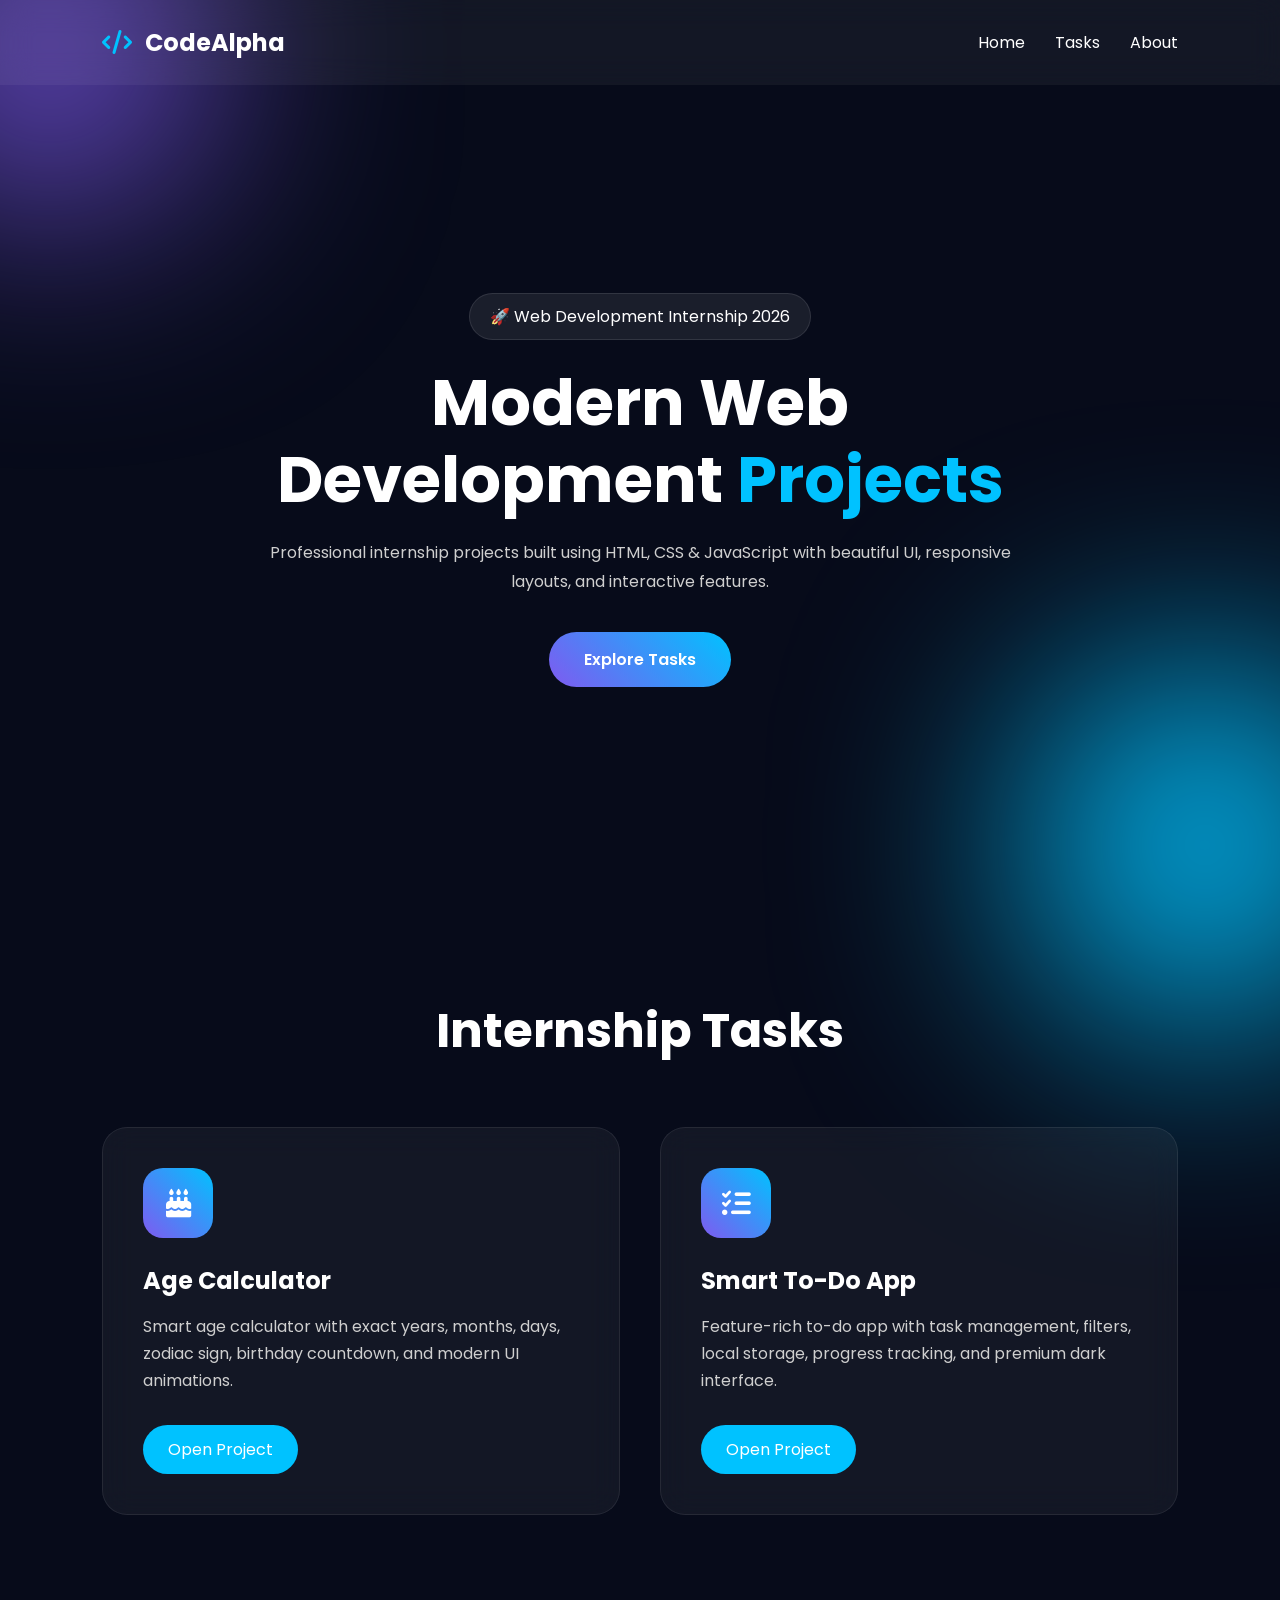
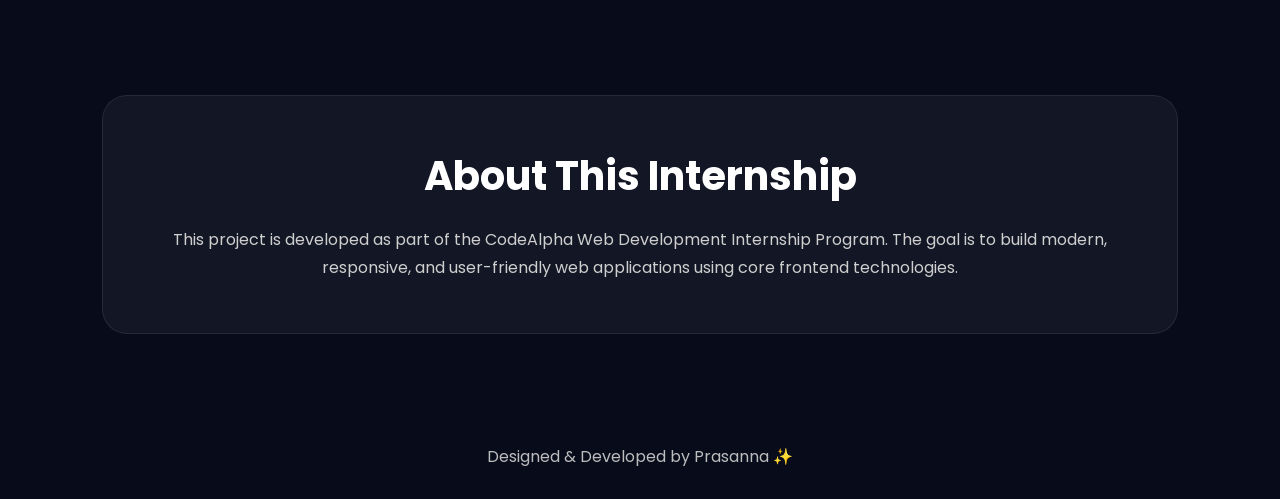
<file: index.html>
<!DOCTYPE html>
<html lang="en">
<head>
  <meta charset="UTF-8" />
  <meta name="viewport" content="width=device-width, initial-scale=1.0"/>

  <title>CodeAlpha Web Internship</title>

  <!-- CSS -->
  <link rel="stylesheet" href="style.css"/>

  <!-- Google Font -->
  <link rel="preconnect" href="https://fonts.googleapis.com">
  <link href="https://fonts.googleapis.com/css2?family=Poppins:wght@300;400;500;600;700&display=swap" rel="stylesheet">

  <!-- Font Awesome -->
  <link rel="stylesheet"
  href="https://cdnjs.cloudflare.com/ajax/libs/font-awesome/6.5.1/css/all.min.css"/>

</head>

<body>

  <!-- Background Blur -->
  <div class="blur-circle one"></div>
  <div class="blur-circle two"></div>

  <!-- NAVBAR -->
  <nav class="navbar">
    <div class="logo">
      <i class="fa-solid fa-code"></i>
      CodeAlpha
    </div>

    <ul class="nav-links">
      <li><a href="#">Home</a></li>
      <li><a href="#tasks">Tasks</a></li>
      <li><a href="#about">About</a></li>
    </ul>
  </nav>

  <!-- HERO SECTION -->
  <section class="hero">

    <div class="hero-content">

      <span class="badge">
        🚀 Web Development Internship 2026
      </span>

      <h1>
        Modern Web Development
        <span>Projects</span>
      </h1>

      <p>
        Professional internship projects built using
        HTML, CSS & JavaScript with beautiful UI,
        responsive layouts, and interactive features.
      </p>

      <a href="#tasks" class="hero-btn">
        Explore Tasks
      </a>

    </div>

  </section>

  <!-- TASK SECTION -->
  <section class="tasks-section" id="tasks">

    <h2 class="section-title">
      Internship Tasks
    </h2>

    <div class="task-container">

      <!-- CARD 1 -->
      <div class="task-card">

        <div class="task-icon">
          <i class="fa-solid fa-cake-candles"></i>
        </div>

        <h3>Age Calculator</h3>

        <p>
          Smart age calculator with exact years,
          months, days, zodiac sign, birthday countdown,
          and modern UI animations.
        </p>

        <a href="age-calculator/age.html" class="task-btn">
          Open Project
        </a>

      </div>

      <!-- CARD 2 -->
      <div class="task-card">

        <div class="task-icon">
          <i class="fa-solid fa-list-check"></i>
        </div>

        <h3>Smart To-Do App</h3>

        <p>
          Feature-rich to-do app with task management,
          filters, local storage, progress tracking,
          and premium dark interface.
        </p>

        <a href="todo-app/todo.html" class="task-btn">
          Open Project
        </a>

      </div>

    </div>

  </section>

  <!-- ABOUT -->
  <section class="about-section" id="about">

    <div class="about-box">

      <h2>About This Internship</h2>

      <p>
        This project is developed as part of the
        CodeAlpha Web Development Internship Program.
        The goal is to build modern, responsive,
        and user-friendly web applications using
        core frontend technologies.
      </p>

    </div>

  </section>

  <!-- FOOTER -->
  <footer>

    <p>
      Designed & Developed by Prasanna ✨
    </p>

  </footer>

  <script src="script.js"></script>

</body>
</html>
</file>
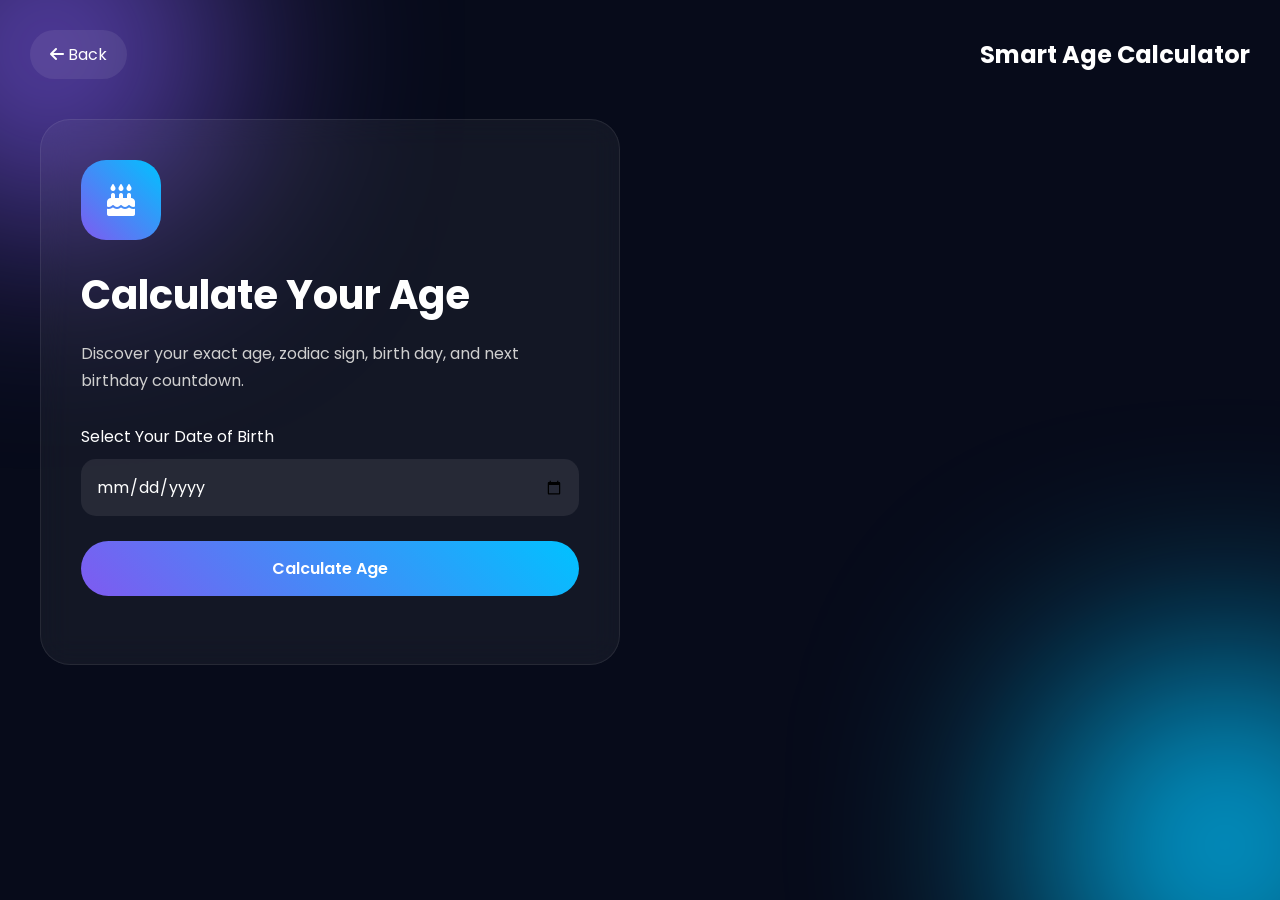
<file: age-calculator/age.html>
<!DOCTYPE html>
<html lang="en">

<head>
  <meta charset="UTF-8">
  <meta name="viewport" content="width=device-width, initial-scale=1.0">

  <title>Smart Age Calculator</title>

  <link rel="stylesheet" href="age.css">

  <!-- Google Font -->
  <link rel="preconnect" href="https://fonts.googleapis.com">
  <link href="https://fonts.googleapis.com/css2?family=Poppins:wght@300;400;500;600;700&display=swap" rel="stylesheet">

  <!-- Font Awesome -->
  <link rel="stylesheet"
  href="https://cdnjs.cloudflare.com/ajax/libs/font-awesome/6.5.1/css/all.min.css">

</head>

<body>

  <!-- BACKGROUND -->
  <div class="blur one"></div>
  <div class="blur two"></div>

  <!-- NAVBAR -->
  <nav>

    <a href="../index.html" class="back-btn">
      <i class="fa-solid fa-arrow-left"></i>
      Back
    </a>

    <h2>Smart Age Calculator</h2>

  </nav>

  <!-- MAIN -->
  <div class="container">

    <div class="calculator-card">

      <div class="icon-box">
        <i class="fa-solid fa-cake-candles"></i>
      </div>

      <h1>Calculate Your Age</h1>

      <p>
        Discover your exact age, zodiac sign,
        birth day, and next birthday countdown.
      </p>

      <!-- INPUT -->
      <div class="input-box">

        <label>Select Your Date of Birth</label>

        <input type="date" id="dob">

      </div>

      <!-- BUTTON -->
      <button onclick="calculateAge()">
        Calculate Age
      </button>

    </div>

    <!-- RESULT -->
    <div class="result-card" id="resultCard">

      <h2>Your Results</h2>

      <div class="result-grid">

        <div class="result-box">
          <span id="years">0</span>
          <p>Years</p>
        </div>

        <div class="result-box">
          <span id="months">0</span>
          <p>Months</p>
        </div>

        <div class="result-box">
          <span id="days">0</span>
          <p>Days</p>
        </div>

      </div>

      <!-- EXTRA INFO -->

      <div class="extra-info">

        <div class="info-item">
          <i class="fa-solid fa-star"></i>
          Zodiac:
          <span id="zodiac">-</span>
        </div>

        <div class="info-item">
          <i class="fa-solid fa-calendar-days"></i>
          Born On:
          <span id="bornDay">-</span>
        </div>

        <div class="info-item">
          <i class="fa-solid fa-gift"></i>
          Next Birthday:
          <span id="birthday">-</span>
        </div>

      </div>

    </div>

  </div>

  <script src="age.js"></script>

</body>
</html>
</file>
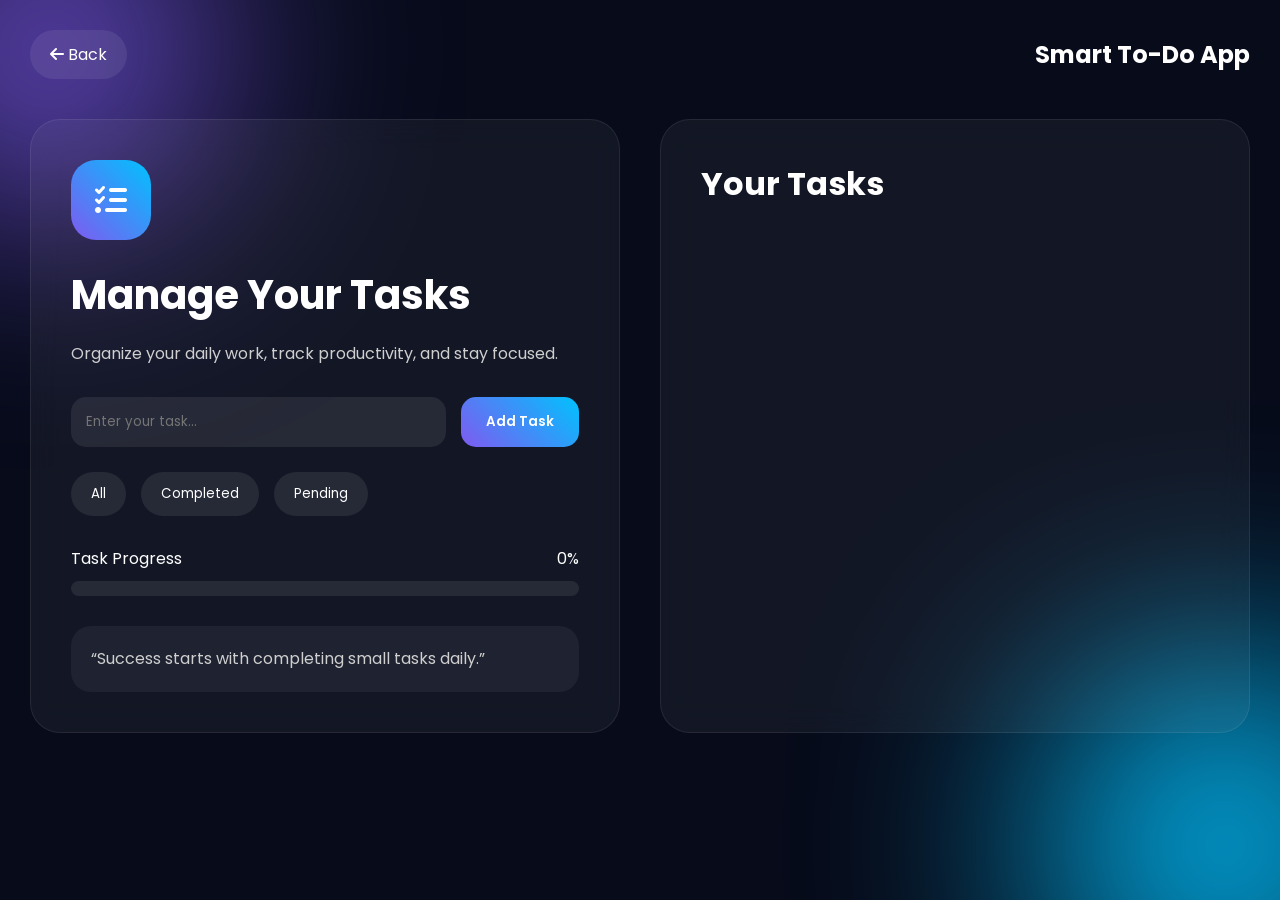
<file: todo-app/todo.html>
<!DOCTYPE html>
<html lang="en">

<head>

  <meta charset="UTF-8">
  <meta name="viewport" content="width=device-width, initial-scale=1.0">

  <title>Smart To-Do App</title>

  <link rel="stylesheet" href="todo.css">

  <!-- GOOGLE FONT -->
  <link rel="preconnect" href="https://fonts.googleapis.com">

  <link href="https://fonts.googleapis.com/css2?family=Poppins:wght@300;400;500;600;700&display=swap"
  rel="stylesheet">

  <!-- FONT AWESOME -->
  <link rel="stylesheet"
  href="https://cdnjs.cloudflare.com/ajax/libs/font-awesome/6.5.1/css/all.min.css">

</head>

<body>

  <!-- BACKGROUND -->
  <div class="blur one"></div>
  <div class="blur two"></div>

  <!-- NAVBAR -->

  <nav>

    <a href="../index.html" class="back-btn">
      <i class="fa-solid fa-arrow-left"></i>
      Back
    </a>

    <h2>Smart To-Do App</h2>

  </nav>

  <!-- MAIN -->

  <div class="container">

    <!-- LEFT -->

    <div class="todo-card">

      <div class="icon-box">
        <i class="fa-solid fa-list-check"></i>
      </div>

      <h1>Manage Your Tasks</h1>

      <p>
        Organize your daily work,
        track productivity, and stay focused.
      </p>

      <!-- INPUT -->

      <div class="input-area">

        <input
        type="text"
        id="taskInput"
        placeholder="Enter your task...">

        <button onclick="addTask()">
          Add Task
        </button>

      </div>

      <!-- FILTERS -->

      <div class="filters">

        <button onclick="filterTasks('all')">
          All
        </button>

        <button onclick="filterTasks('completed')">
          Completed
        </button>

        <button onclick="filterTasks('pending')">
          Pending
        </button>

      </div>

      <!-- PROGRESS -->

      <div class="progress-section">

        <div class="progress-top">

          <span>Task Progress</span>

          <span id="progressText">0%</span>

        </div>

        <div class="progress-bar">

          <div class="progress-fill" id="progressFill"></div>

        </div>

      </div>

      <!-- QUOTE -->

      <div class="quote-box">

        “Success starts with completing small tasks daily.”

      </div>

    </div>

    <!-- RIGHT -->

    <div class="task-list-card">

      <h2>Your Tasks</h2>

      <ul id="taskList"></ul>

    </div>

  </div>

  <script src="todo.js"></script>

</body>
</html>
</file>
<file: style.css>
*{
    margin:0;
    padding:0;
    box-sizing:border-box;
    scroll-behavior:smooth;
  }
  
  body{
    font-family:'Poppins',sans-serif;
    background:#070B1A;
    color:white;
    overflow-x:hidden;
  }
  
  /* BACKGROUND EFFECT */
  
  .blur-circle{
    position:fixed;
    border-radius:50%;
    filter:blur(120px);
    z-index:-1;
  }
  
  .one{
    width:300px;
    height:300px;
    background:#7F5AF0;
    top:-100px;
    left:-100px;
  }
  
  .two{
    width:350px;
    height:350px;
    background:#00C2FF;
    bottom:-120px;
    right:-100px;
  }
  
  /* NAVBAR */
  
  .navbar{
    width:100%;
    padding:25px 8%;
    display:flex;
    justify-content:space-between;
    align-items:center;
    position:sticky;
    top:0;
    background:rgba(255,255,255,0.05);
    backdrop-filter:blur(15px);
    z-index:1000;
  }
  
  .logo{
    font-size:1.5rem;
    font-weight:700;
    color:#fff;
  }
  
  .logo i{
    color:#00C2FF;
    margin-right:8px;
  }
  
  .nav-links{
    display:flex;
    list-style:none;
    gap:30px;
  }
  
  .nav-links a{
    text-decoration:none;
    color:#fff;
    transition:0.3s;
  }
  
  .nav-links a:hover{
    color:#00C2FF;
  }
  
  /* HERO */
  
  .hero{
    min-height:90vh;
    display:flex;
    justify-content:center;
    align-items:center;
    text-align:center;
    padding:50px 8%;
  }
  
  .hero-content{
    max-width:800px;
  }
  
  .badge{
    display:inline-block;
    padding:10px 20px;
    border-radius:50px;
    background:rgba(255,255,255,0.08);
    border:1px solid rgba(255,255,255,0.1);
    margin-bottom:25px;
  }
  
  .hero h1{
    font-size:4rem;
    line-height:1.2;
    margin-bottom:20px;
  }
  
  .hero h1 span{
    color:#00C2FF;
  }
  
  .hero p{
    color:#cfcfcf;
    line-height:1.8;
    margin-bottom:35px;
  }
  
  .hero-btn{
    display:inline-block;
    padding:15px 35px;
    background:linear-gradient(45deg,#7F5AF0,#00C2FF);
    color:white;
    text-decoration:none;
    border-radius:50px;
    font-weight:600;
    transition:0.4s;
  }
  
  .hero-btn:hover{
    transform:translateY(-5px);
    box-shadow:0 10px 25px rgba(0,194,255,0.4);
  }
  
  /* TASK SECTION */
  
  .tasks-section{
    padding:100px 8%;
  }
  
  .section-title{
    text-align:center;
    font-size:3rem;
    margin-bottom:60px;
  }
  
  .task-container{
    display:grid;
    grid-template-columns:repeat(auto-fit,minmax(320px,1fr));
    gap:40px;
  }
  
  .task-card{
    background:rgba(255,255,255,0.05);
    border:1px solid rgba(255,255,255,0.08);
    padding:40px;
    border-radius:25px;
    backdrop-filter:blur(15px);
    transition:0.4s;
  }
  
  .task-card:hover{
    transform:translateY(-10px);
    border-color:#00C2FF;
  }
  
  .task-icon{
    width:70px;
    height:70px;
    border-radius:20px;
    display:flex;
    justify-content:center;
    align-items:center;
    background:linear-gradient(45deg,#7F5AF0,#00C2FF);
    font-size:1.8rem;
    margin-bottom:25px;
  }
  
  .task-card h3{
    margin-bottom:15px;
    font-size:1.5rem;
  }
  
  .task-card p{
    color:#cfcfcf;
    line-height:1.7;
    margin-bottom:30px;
  }
  
  .task-btn{
    display:inline-block;
    padding:12px 25px;
    border-radius:40px;
    text-decoration:none;
    color:white;
    background:#00C2FF;
    transition:0.3s;
  }
  
  .task-btn:hover{
    background:#7F5AF0;
  }
  
  /* ABOUT */
  
  .about-section{
    padding:80px 8%;
  }
  
  .about-box{
    background:rgba(255,255,255,0.05);
    padding:50px;
    border-radius:25px;
    text-align:center;
    border:1px solid rgba(255,255,255,0.08);
  }
  
  .about-box h2{
    font-size:2.5rem;
    margin-bottom:20px;
  }
  
  .about-box p{
    color:#cfcfcf;
    line-height:1.8;
  }
  
  /* FOOTER */
  
  footer{
    text-align:center;
    padding:30px;
    color:#bdbdbd;
  }
  
  /* RESPONSIVE */
  
  @media(max-width:768px){
  
    .hero h1{
      font-size:2.8rem;
    }
  
    .navbar{
      flex-direction:column;
      gap:20px;
    }
  
    .nav-links{
      gap:20px;
    }
  
  }
</file>
<file: age-calculator/age.css>
*{
    margin:0;
    padding:0;
    box-sizing:border-box;
    font-family:'Poppins',sans-serif;
  }
  
  body{
    background:#070B1A;
    min-height:100vh;
    color:white;
    overflow-x:hidden;
    padding:30px;
  }
  
  /* BLUR */
  
  .blur{
    position:fixed;
    border-radius:50%;
    filter:blur(120px);
    z-index:-1;
  }
  
  .one{
    width:300px;
    height:300px;
    background:#7F5AF0;
    top:-100px;
    left:-100px;
  }
  
  .two{
    width:350px;
    height:350px;
    background:#00C2FF;
    bottom:-120px;
    right:-120px;
  }
  
  /* NAVBAR */
  
  nav{
    display:flex;
    justify-content:space-between;
    align-items:center;
    margin-bottom:40px;
  }
  
  .back-btn{
    text-decoration:none;
    color:white;
    background:rgba(255,255,255,0.08);
    padding:12px 20px;
    border-radius:40px;
    transition:0.3s;
  }
  
  .back-btn:hover{
    background:#00C2FF;
  }
  
  /* CONTAINER */
  
  .container{
    max-width:1200px;
    margin:auto;
    display:grid;
    grid-template-columns:1fr 1fr;
    gap:40px;
  }
  
  /* CARD */
  
  .calculator-card,
  .result-card{
    background:rgba(255,255,255,0.05);
    border:1px solid rgba(255,255,255,0.08);
    padding:40px;
    border-radius:30px;
    backdrop-filter:blur(15px);
  }
  
  .icon-box{
    width:80px;
    height:80px;
    background:linear-gradient(45deg,#7F5AF0,#00C2FF);
    display:flex;
    justify-content:center;
    align-items:center;
    border-radius:25px;
    font-size:2rem;
    margin-bottom:25px;
  }
  
  .calculator-card h1{
    font-size:2.5rem;
    margin-bottom:15px;
  }
  
  .calculator-card p{
    color:#cfcfcf;
    line-height:1.7;
    margin-bottom:30px;
  }
  
  /* INPUT */
  
  .input-box{
    margin-bottom:25px;
  }
  
  .input-box label{
    display:block;
    margin-bottom:10px;
  }
  
  .input-box input{
    width:100%;
    padding:15px;
    border:none;
    outline:none;
    border-radius:15px;
    background:rgba(255,255,255,0.08);
    color:white;
    font-size:1rem;
  }
  
  /* BUTTON */
  
  button{
    width:100%;
    padding:15px;
    border:none;
    border-radius:50px;
    font-size:1rem;
    font-weight:600;
    cursor:pointer;
    background:linear-gradient(45deg,#7F5AF0,#00C2FF);
    color:white;
    transition:0.4s;
  }
  
  button:hover{
    transform:translateY(-5px);
    box-shadow:0 10px 25px rgba(0,194,255,0.4);
  }
  
  /* RESULT */
  
  .result-card{
    opacity:0;
    transform:translateY(30px);
    transition:0.5s;
  }
  
  .result-card.active{
    opacity:1;
    transform:translateY(0);
  }
  
  .result-card h2{
    margin-bottom:30px;
    font-size:2rem;
  }
  
  .result-grid{
    display:grid;
    grid-template-columns:repeat(3,1fr);
    gap:20px;
    margin-bottom:30px;
  }
  
  .result-box{
    background:rgba(255,255,255,0.05);
    padding:25px;
    text-align:center;
    border-radius:20px;
  }
  
  .result-box span{
    font-size:2rem;
    font-weight:700;
    color:#00C2FF;
  }
  
  .result-box p{
    margin-top:10px;
    color:#cfcfcf;
  }
  
  /* EXTRA */
  
  .extra-info{
    display:flex;
    flex-direction:column;
    gap:20px;
  }
  
  .info-item{
    background:rgba(255,255,255,0.05);
    padding:18px;
    border-radius:15px;
  }
  
  .info-item i{
    margin-right:10px;
    color:#00C2FF;
  }
  
  /* RESPONSIVE */
  
  @media(max-width:900px){
  
    .container{
      grid-template-columns:1fr;
    }
  
  }
  
  @media(max-width:600px){
  
    .result-grid{
      grid-template-columns:1fr;
    }
  
    .calculator-card h1{
      font-size:2rem;
    }
  
  }
</file>
<file: todo-app/todo.css>
*{
    margin:0;
    padding:0;
    box-sizing:border-box;
    font-family:'Poppins',sans-serif;
  }
  
  body{
    background:#070B1A;
    color:white;
    min-height:100vh;
    overflow-x:hidden;
    padding:30px;
  }
  
  /* BLUR */
  
  .blur{
    position:fixed;
    border-radius:50%;
    filter:blur(120px);
    z-index:-1;
  }
  
  .one{
    width:300px;
    height:300px;
    background:#7F5AF0;
    top:-100px;
    left:-100px;
  }
  
  .two{
    width:350px;
    height:350px;
    background:#00C2FF;
    bottom:-120px;
    right:-120px;
  }
  
  /* NAVBAR */
  
  nav{
    display:flex;
    justify-content:space-between;
    align-items:center;
    margin-bottom:40px;
  }
  
  .back-btn{
    text-decoration:none;
    color:white;
    background:rgba(255,255,255,0.08);
    padding:12px 20px;
    border-radius:40px;
    transition:0.3s;
  }
  
  .back-btn:hover{
    background:#00C2FF;
  }
  
  /* CONTAINER */
  
  .container{
    max-width:1300px;
    margin:auto;
    display:grid;
    grid-template-columns:1fr 1fr;
    gap:40px;
  }
  
  /* CARDS */
  
  .todo-card,
  .task-list-card{
    background:rgba(255,255,255,0.05);
    border:1px solid rgba(255,255,255,0.08);
    border-radius:30px;
    padding:40px;
    backdrop-filter:blur(15px);
  }
  
  /* ICON */
  
  .icon-box{
    width:80px;
    height:80px;
    border-radius:25px;
    background:linear-gradient(45deg,#7F5AF0,#00C2FF);
    display:flex;
    justify-content:center;
    align-items:center;
    font-size:2rem;
    margin-bottom:25px;
  }
  
  .todo-card h1{
    font-size:2.5rem;
    margin-bottom:15px;
  }
  
  .todo-card p{
    color:#cfcfcf;
    line-height:1.7;
    margin-bottom:30px;
  }
  
  /* INPUT */
  
  .input-area{
    display:flex;
    gap:15px;
    margin-bottom:25px;
  }
  
  .input-area input{
    flex:1;
    padding:15px;
    border:none;
    outline:none;
    border-radius:15px;
    background:rgba(255,255,255,0.08);
    color:white;
  }
  
  .input-area button{
    padding:15px 25px;
    border:none;
    border-radius:15px;
    cursor:pointer;
    font-weight:600;
    background:linear-gradient(45deg,#7F5AF0,#00C2FF);
    color:white;
    transition:0.3s;
  }
  
  .input-area button:hover{
    transform:translateY(-3px);
  }
  
  /* FILTERS */
  
  .filters{
    display:flex;
    gap:15px;
    margin-bottom:30px;
  }
  
  .filters button{
    padding:12px 20px;
    border:none;
    border-radius:40px;
    cursor:pointer;
    background:rgba(255,255,255,0.08);
    color:white;
    transition:0.3s;
  }
  
  .filters button:hover{
    background:#00C2FF;
  }
  
  /* PROGRESS */
  
  .progress-section{
    margin-bottom:30px;
  }
  
  .progress-top{
    display:flex;
    justify-content:space-between;
    margin-bottom:10px;
  }
  
  .progress-bar{
    width:100%;
    height:15px;
    background:rgba(255,255,255,0.08);
    border-radius:20px;
    overflow:hidden;
  }
  
  .progress-fill{
    height:100%;
    width:0%;
    background:linear-gradient(45deg,#7F5AF0,#00C2FF);
    transition:0.4s;
  }
  
  /* QUOTE */
  
  .quote-box{
    background:rgba(255,255,255,0.05);
    padding:20px;
    border-radius:20px;
    color:#cfcfcf;
    line-height:1.6;
  }
  
  /* TASK LIST */
  
  .task-list-card h2{
    margin-bottom:30px;
    font-size:2rem;
  }
  
  #taskList{
    list-style:none;
    display:flex;
    flex-direction:column;
    gap:20px;
  }
  
  /* TASK ITEM */
  
  .task-item{
    background:rgba(255,255,255,0.05);
    padding:20px;
    border-radius:20px;
    display:flex;
    justify-content:space-between;
    align-items:center;
    animation:fadeIn 0.4s ease;
  }
  
  .task-item.completed .task-text{
    text-decoration:line-through;
    opacity:0.6;
  }
  
  .task-text{
    flex:1;
    margin-right:20px;
  }
  
  .task-buttons{
    display:flex;
    gap:10px;
  }
  
  .task-buttons button{
    border:none;
    width:40px;
    height:40px;
    border-radius:12px;
    cursor:pointer;
    color:white;
    transition:0.3s;
  }
  
  .complete-btn{
    background:#00C896;
  }
  
  .edit-btn{
    background:#FFB703;
  }
  
  .delete-btn{
    background:#FF4D6D;
  }
  
  .task-buttons button:hover{
    transform:scale(1.1);
  }
  
  /* ANIMATION */
  
  @keyframes fadeIn{
  
    from{
      opacity:0;
      transform:translateY(20px);
    }
  
    to{
      opacity:1;
      transform:translateY(0);
    }
  
  }
  
  /* RESPONSIVE */
  
  @media(max-width:900px){
  
    .container{
      grid-template-columns:1fr;
    }
  
  }
  
  @media(max-width:600px){
  
    .input-area{
      flex-direction:column;
    }
  
    .filters{
      flex-wrap:wrap;
    }
  
    .task-item{
      flex-direction:column;
      gap:20px;
      align-items:flex-start;
    }
  
  }
</file>
